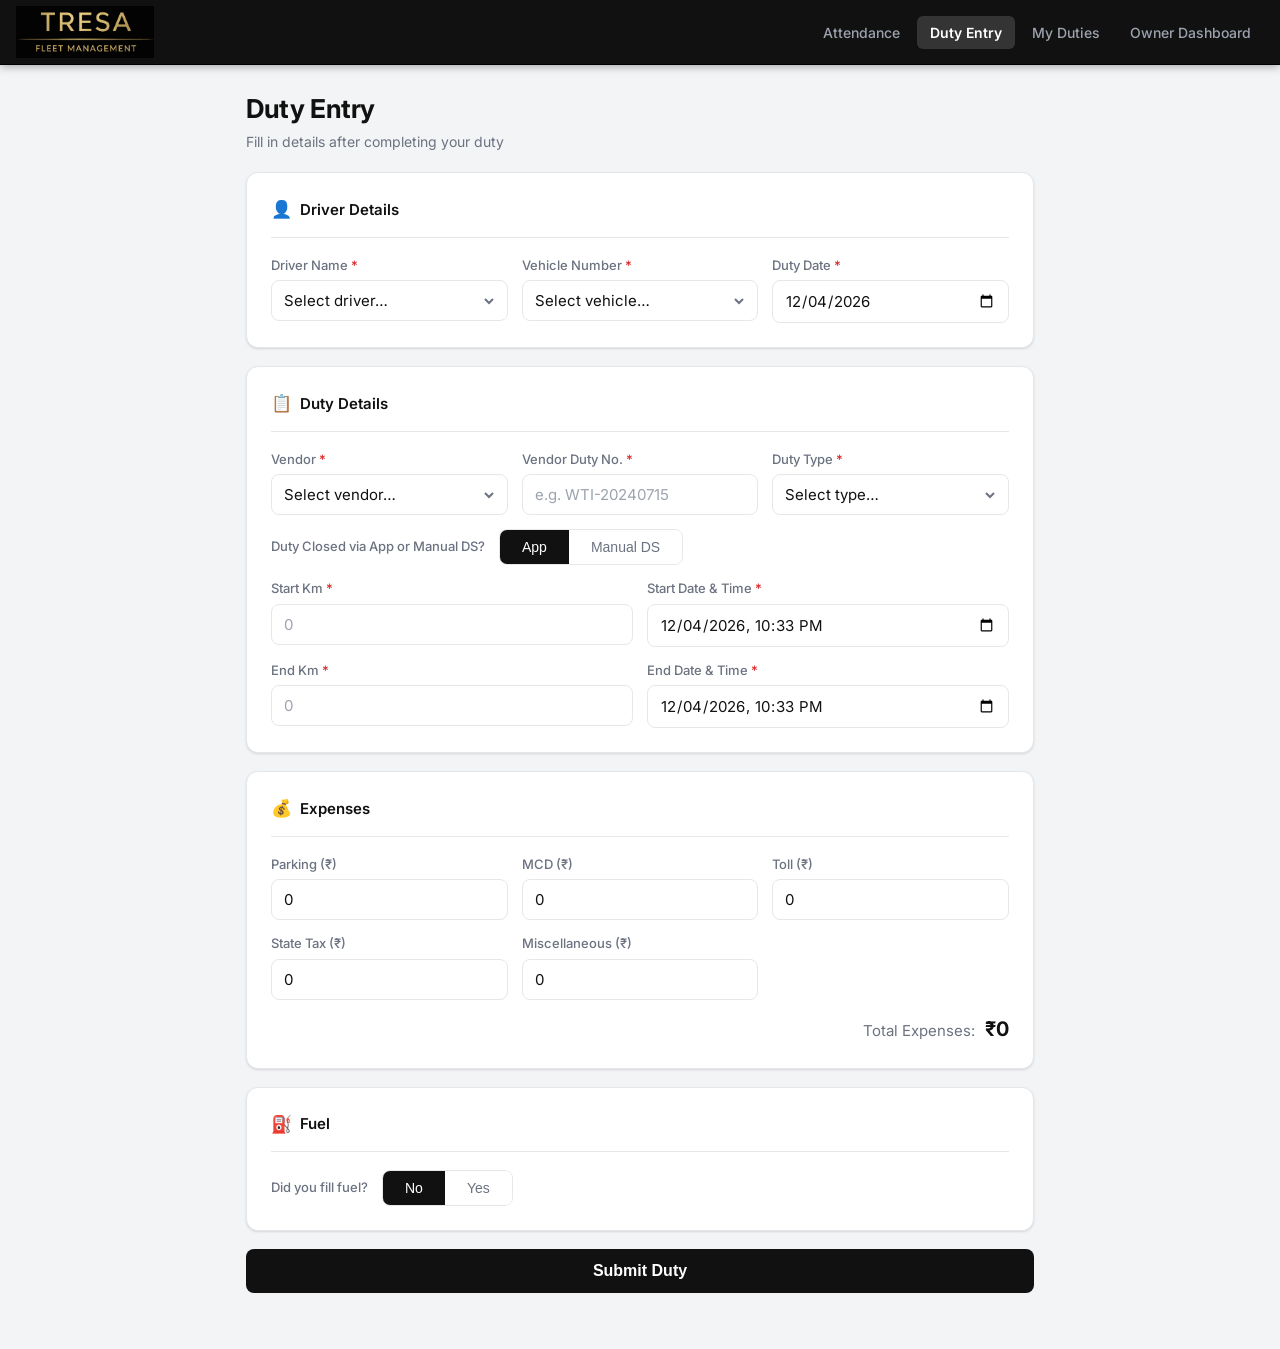
<file: index.html>
<!DOCTYPE html>
<html lang="en">
<head>
  <meta charset="UTF-8">
  <meta name="viewport" content="width=device-width, initial-scale=1.0">
  <title>Tresa – Duty Entry</title>
  <link rel="stylesheet" href="css/styles.css">
  <link rel="preconnect" href="https://fonts.googleapis.com">
  <link href="https://fonts.googleapis.com/css2?family=Inter:wght@400;500;600;700&display=swap" rel="stylesheet">
</head>
<body>

<header class="app-header">
  <div class="nav-bar">
    <a href="index.html">
      <img src="Branding/Tresa Fleet Logo cropped.png" alt="Tresa Fleet Management" class="brand-logo">
    </a>
    <nav class="nav">
      <a href="attendance.html" class="nav-link">Attendance</a>
      <a href="index.html"      class="nav-link active">Duty Entry</a>
      <a href="my-duties.html"  class="nav-link">My Duties</a>
      <a href="dashboard.html"  class="nav-link">Owner Dashboard</a>
    </nav>
  </div>
</header>

<main class="main">
  <div class="container">

    <div class="page-header">
      <h1>Duty Entry</h1>
      <p>Fill in details after completing your duty</p>
    </div>

    <!-- ── Entry Form ─────────────────────────────────────────── -->
    <form id="dutyForm" class="form-stack" autocomplete="off">

      <!-- Driver Details -->
      <div class="card">
        <div class="section-title"><span class="section-icon">👤</span> Driver Details</div>
        <div class="grid">
          <div class="field">
            <label for="driverName">Driver Name <span class="req">*</span></label>
            <select id="driverName" name="driverName" required>
              <option value="">Select driver…</option>
            </select>
          </div>
          <div class="field">
            <label for="vehicleNumber">Vehicle Number <span class="req">*</span></label>
            <select id="vehicleNumber" name="vehicleNumber" required>
              <option value="">Select vehicle…</option>
            </select>
          </div>
          <div class="field">
            <label for="dutyDate">Duty Date <span class="req">*</span></label>
            <input type="date" id="dutyDate" name="dutyDate" required>
          </div>
        </div>
      </div>

      <!-- Duty Details -->
      <div class="card">
        <div class="section-title"><span class="section-icon">📋</span> Duty Details</div>
        <div class="grid">
          <div class="field">
            <label for="vendor">Vendor <span class="req">*</span></label>
            <select id="vendor" name="vendor" required>
              <option value="">Select vendor…</option>
            </select>
          </div>
          <div class="field">
            <label for="vendorDutyNumber">Vendor Duty No. <span class="req">*</span></label>
            <input type="text" id="vendorDutyNumber" name="vendorDutyNumber" placeholder="e.g. WTI-20240715" required>
          </div>
          <div class="field">
            <label for="dutyType">Duty Type <span class="req">*</span></label>
            <select id="dutyType" name="dutyType" required>
              <option value="">Select type…</option>
            </select>
          </div>
        </div>

        <div class="toggle-row" style="margin-top:14px">
          <label>Duty Closed via App or Manual DS?</label>
          <div class="toggle-group">
            <button type="button" id="btnSlipNo"  class="toggle-btn active" onclick="setManualSlip(false)">App</button>
            <button type="button" id="btnSlipYes" class="toggle-btn"        onclick="setManualSlip(true)">Manual DS</button>
          </div>
        </div>

        <div id="slipNoField" class="field" style="display:none; margin-top:12px; max-width:300px">
          <label for="manualSlipNo">Manual Duty Slip No. <span class="req">*</span></label>
          <input type="text" id="manualSlipNo" name="manualSlipNo" placeholder="e.g. MDS-001">
        </div>

        <div class="grid grid-2" style="margin-top:14px">
          <div class="field">
            <label for="startKm">Start Km <span class="req">*</span></label>
            <input type="number" id="startKm" name="startKm" placeholder="0" min="0" required>
          </div>
          <div class="field">
            <label for="startDatetime">Start Date &amp; Time <span class="req">*</span></label>
            <input type="datetime-local" id="startDatetime" name="startDatetime" required>
          </div>
          <div class="field">
            <label for="endKm">End Km <span class="req">*</span></label>
            <input type="number" id="endKm" name="endKm" placeholder="0" min="0" required>
          </div>
          <div class="field">
            <label for="endDatetime">End Date &amp; Time <span class="req">*</span></label>
            <input type="datetime-local" id="endDatetime" name="endDatetime" required>
          </div>
        </div>

        <!-- Live km + duration -->
        <div class="info-box blue" id="kmSummary" style="display:none">
          <div class="info-stat">
            <span class="info-label">Total Km</span>
            <span class="info-value" id="kmTotal">—</span>
          </div>
          <div class="info-stat">
            <span class="info-label">Duration</span>
            <span class="info-value" id="kmDuration">—</span>
          </div>
        </div>

      </div>

      <!-- Expenses -->
      <div class="card">
        <div class="section-title"><span class="section-icon">💰</span> Expenses</div>
        <div class="grid">
          <div class="field">
            <label for="parking">Parking (₹)</label>
            <input type="number" id="parking" name="parking" placeholder="0" min="0" value="0">
          </div>
          <div class="field">
            <label for="mcd">MCD (₹)</label>
            <input type="number" id="mcd" name="mcd" placeholder="0" min="0" value="0">
          </div>
          <div class="field">
            <label for="toll">Toll (₹)</label>
            <input type="number" id="toll" name="toll" placeholder="0" min="0" value="0">
          </div>
          <div class="field">
            <label for="stateTax">State Tax (₹)</label>
            <input type="number" id="stateTax" name="stateTax" placeholder="0" min="0" value="0">
          </div>
          <div class="field">
            <label for="miscellaneous">Miscellaneous (₹)</label>
            <input type="number" id="miscellaneous" name="miscellaneous" placeholder="0" min="0" value="0">
          </div>
        </div>
        <div class="exp-total">Total Expenses: <strong id="expTotal">₹0</strong></div>
      </div>

      <!-- Fuel -->
      <div class="card">
        <div class="section-title"><span class="section-icon">⛽</span> Fuel</div>
        <div class="toggle-row">
          <label>Did you fill fuel?</label>
          <div class="toggle-group">
            <button type="button" id="btnFuelNo"  class="toggle-btn" onclick="setFuel(false)">No</button>
            <button type="button" id="btnFuelYes" class="toggle-btn" onclick="setFuel(true)">Yes</button>
          </div>
        </div>

        <div class="grid grid-3" id="fuelDetails" style="display:none; margin-top:16px">
          <div class="field">
            <label for="fuelAmount">Amount (₹) <span class="req">*</span></label>
            <input type="number" id="fuelAmount" name="fuelAmount" placeholder="0" min="0">
          </div>
          <div class="field">
            <label for="fuelLitres">Litres <span class="req">*</span></label>
            <input type="number" id="fuelLitres" name="fuelLitres" placeholder="0.00" min="0" step="0.01">
          </div>
          <div class="field">
            <label for="fuelOdometer">Odometer Reading <span class="req">*</span></label>
            <input type="number" id="fuelOdometer" name="fuelOdometer" placeholder="0" min="0">
          </div>
        </div>
      </div>

      <!-- Submit -->
      <div class="submit-bar">
        <button type="submit" class="btn btn-primary btn-lg" id="submitBtn">
          <span id="btnText">Submit Duty</span>
        </button>
        <div id="errMsg" class="alert alert-error" style="display:none">
          ❌ Submission failed. Please check your connection and try again.
        </div>
      </div>

    </form>

    <!-- Success state -->
    <div id="successBox" style="display:none; text-align:center; padding:40px 0">
      <div style="font-size:64px">✅</div>
      <h2 style="margin:12px 0 6px; font-size:22px">Duty Submitted!</h2>
      <p style="color:var(--text-muted); margin-bottom:20px">Your duty has been recorded successfully.</p>
      <div id="successAllowance"></div>
      <button class="btn btn-primary" style="margin-top:20px" onclick="submitAnother()">Submit Another Duty</button>
    </div>

  </div>
</main>

<script src="js/config.js"></script>
<script src="js/salary.js"></script>
<script src="js/form.js"></script>
</body>
</html>
</file>
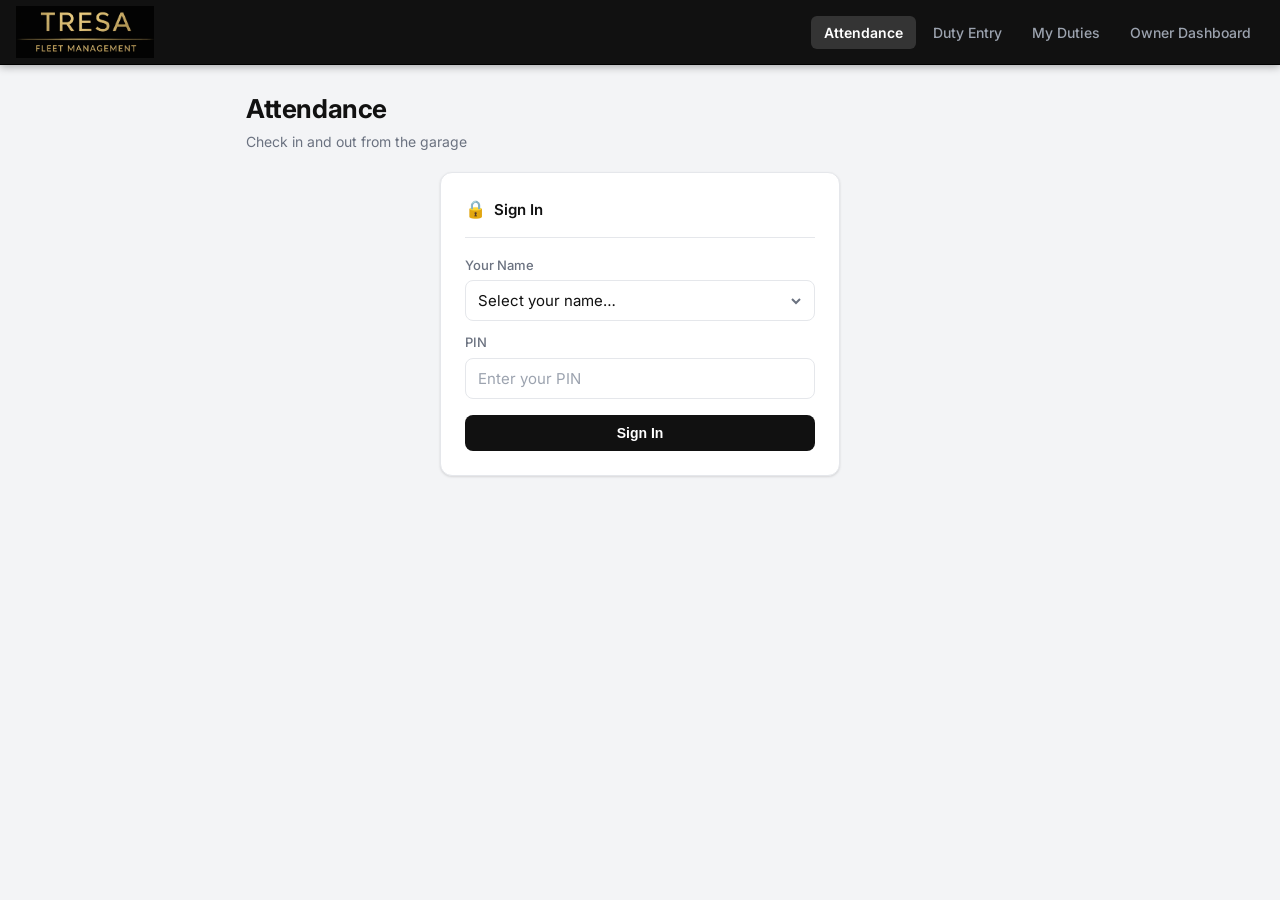
<file: attendance.html>
<!DOCTYPE html>
<html lang="en">
<head>
  <meta charset="UTF-8">
  <meta name="viewport" content="width=device-width, initial-scale=1.0">
  <title>Tresa – Attendance</title>
  <link rel="stylesheet" href="css/styles.css">
  <link rel="preconnect" href="https://fonts.googleapis.com">
  <link href="https://fonts.googleapis.com/css2?family=Inter:wght@400;500;600;700&display=swap" rel="stylesheet">
  <style>
    .location-card {
      text-align: center;
      padding: 28px 20px;
    }
    .location-icon { font-size: 52px; margin-bottom: 10px; }
    .location-label { font-size: 17px; font-weight: 600; margin-bottom: 4px; }
    .location-sub   { font-size: 13px; color: var(--text-muted); }
    .action-btn {
      width: 100%;
      padding: 18px;
      font-size: 18px;
      font-weight: 700;
      border: none;
      border-radius: 12px;
      cursor: pointer;
      transition: background 0.2s, opacity 0.2s;
      color: #fff;
    }
    .action-btn:disabled { opacity: 0.45; cursor: not-allowed; }
    .action-btn.checkin  { background: #16a34a; }
    .action-btn.checkout { background: #dc2626; }
    .log-row {
      display: flex;
      align-items: center;
      justify-content: space-between;
      padding: 11px 0;
      border-bottom: 1px solid var(--border);
      font-size: 14px;
    }
    .log-row:last-child { border-bottom: none; }
    .badge-checkin  { background: #dcfce7; color: #16a34a; padding: 3px 10px; border-radius: 20px; font-weight: 600; font-size: 12px; }
    .badge-checkout { background: #fee2e2; color: #dc2626; padding: 3px 10px; border-radius: 20px; font-weight: 600; font-size: 12px; }
  </style>
</head>
<body>

<header class="app-header">
  <div class="nav-bar">
    <a href="index.html">
      <img src="Branding/Tresa Fleet Logo cropped.png" alt="Tresa Fleet Management" class="brand-logo">
    </a>
    <nav class="nav">
      <a href="attendance.html" class="nav-link active">Attendance</a>
      <a href="index.html"      class="nav-link">Duty Entry</a>
      <a href="my-duties.html"  class="nav-link">My Duties</a>
      <a href="dashboard.html"  class="nav-link">Owner Dashboard</a>
    </nav>
  </div>
</header>

<main class="main">
  <div class="container">

    <div class="page-header">
      <h1>Attendance</h1>
      <p>Check in and out from the garage</p>
    </div>


    <!-- Login card -->
    <div id="loginCard" class="card" style="max-width:400px;margin:0 auto 24px">
      <div class="section-title"><span class="section-icon">🔒</span> Sign In</div>
      <div class="field">
        <label for="driverPicker">Your Name</label>
        <select id="driverPicker">
          <option value="">Select your name…</option>
        </select>
      </div>
      <div class="field" style="margin-top:12px">
        <label for="pinInput">PIN</label>
        <input type="password" id="pinInput" placeholder="Enter your PIN"
               maxlength="10" inputmode="numeric"
               onkeydown="if(event.key==='Enter') handleLogin()">
      </div>
      <div id="loginError" class="alert alert-error" style="display:none;margin-top:10px">
        ❌ Incorrect PIN. Please try again.
      </div>
      <button class="btn btn-primary" style="width:100%;margin-top:16px" onclick="handleLogin()">
        Sign In
      </button>
    </div>

    <!-- Logged-in bar -->
    <div id="loggedInBar" style="display:none;margin-bottom:16px">
      <div style="display:flex;align-items:center;justify-content:space-between">
        <span style="font-weight:600;color:var(--text)">👤 <span id="loggedInName"></span></span>
        <button class="btn" style="padding:4px 12px;font-size:12px" onclick="logout()">Log out</button>
      </div>
    </div>

    <!-- Main content (hidden until driver selected) -->
    <div id="content" style="display:none">

      <!-- Location status -->
      <div class="card location-card" style="margin-bottom:16px">
        <div id="locationIcon" class="location-icon">📍</div>
        <div id="locationLabel" class="location-label" style="color:var(--text-muted)">Getting your location…</div>
        <div id="locationSub"   class="location-sub"></div>
      </div>

      <!-- Check-in / Check-out button -->
      <div style="margin-bottom:16px">
        <button id="actionBtn" class="action-btn checkin" onclick="handleAction()" disabled>
          Check In
        </button>
      </div>

      <!-- Today's log -->
      <div class="card">
        <div class="section-title"><span class="section-icon">🗒️</span> Today's Log</div>
        <div id="todayLog" style="color:var(--text-muted);text-align:center;padding:16px">Loading…</div>
      </div>

    </div>

  </div>
</main>

<script src="js/config.js"></script>
<script src="js/attendance.js"></script>
</body>
</html>
</file>
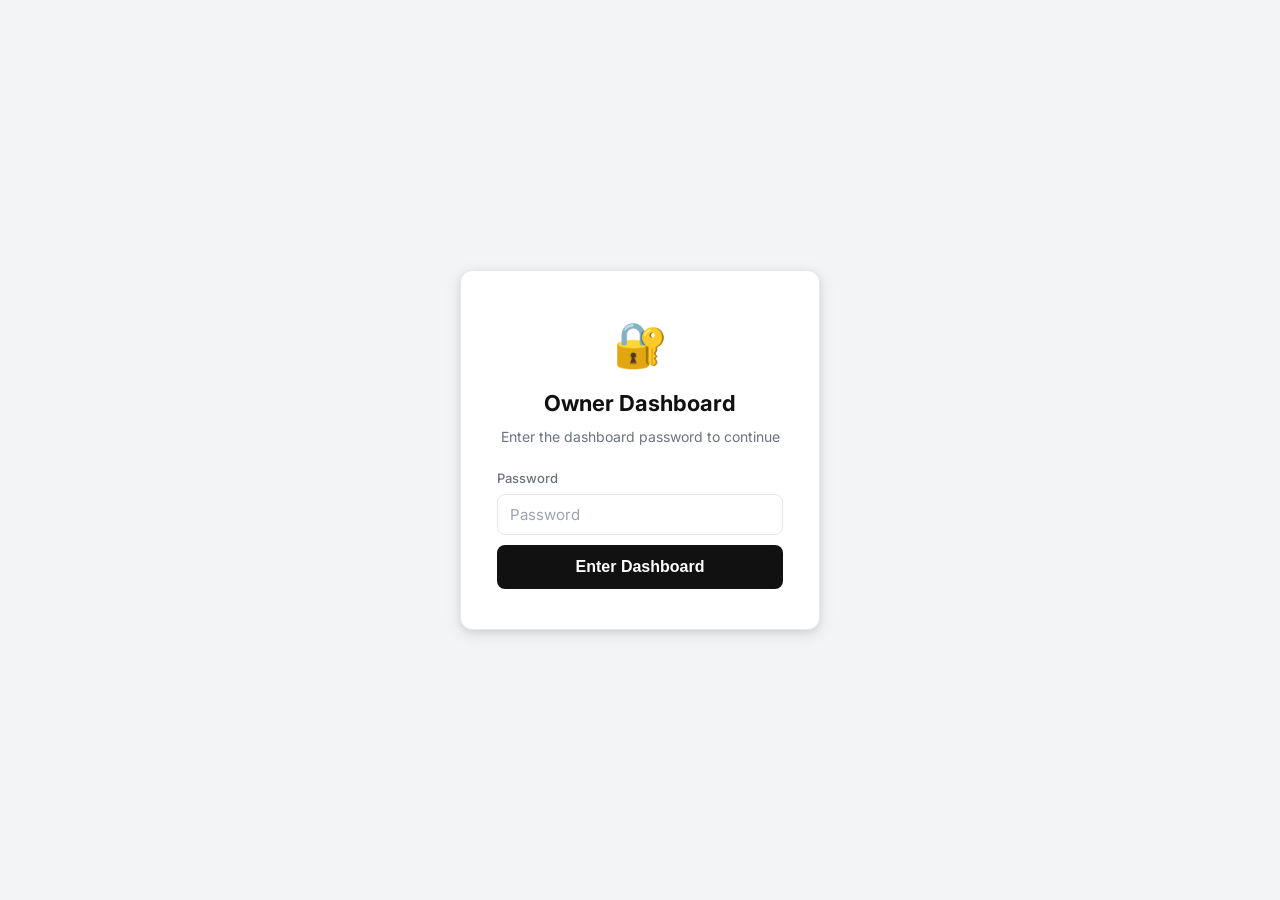
<file: dashboard.html>
<!DOCTYPE html>
<html lang="en">
<head>
  <meta charset="UTF-8">
  <meta name="viewport" content="width=device-width, initial-scale=1.0">
  <title>Tresa – Dashboard</title>
  <link rel="stylesheet" href="css/styles.css">
  <link rel="preconnect" href="https://fonts.googleapis.com">
  <link href="https://fonts.googleapis.com/css2?family=Inter:wght@400;500;600;700&display=swap" rel="stylesheet">
</head>
<body>

<!-- ── Password screen ──────────────────────────────────────────── -->
<div id="pwScreen" class="pw-screen" style="display:none">
  <div class="pw-card">
    <div style="font-size:44px;margin-bottom:10px">🔐</div>
    <h2>Owner Dashboard</h2>
    <p>Enter the dashboard password to continue</p>
    <form id="pwForm">
      <div class="field" style="margin-bottom:10px;text-align:left">
        <label for="pwInput">Password</label>
        <input type="password" id="pwInput" placeholder="Password" autofocus>
      </div>
      <div id="pwErr" class="alert alert-error" style="display:none;margin-bottom:10px;font-size:13px">
        Incorrect password
      </div>
      <button type="submit" class="btn btn-primary btn-lg">Enter Dashboard</button>
    </form>
  </div>
</div>

<!-- ── Dashboard ────────────────────────────────────────────────── -->
<div id="dashMain">

  <header class="app-header">
    <div class="nav-bar">
      <a href="index.html">
        <img src="Branding/Tresa Fleet Logo cropped.png" alt="Tresa Fleet Management" class="brand-logo">
      </a>
      <nav class="nav">
        <a href="attendance.html" class="nav-link">Attendance</a>
        <a href="index.html"      class="nav-link">Duty Entry</a>
        <a href="my-duties.html"  class="nav-link">My Duties</a>
        <a href="dashboard.html"  class="nav-link active">Owner Dashboard</a>
      </nav>
    </div>
  </header>

  <main class="main">
    <div class="container-wide">

      <!-- Page header -->
      <div class="page-header" style="display:flex;align-items:flex-start;justify-content:space-between;flex-wrap:wrap;gap:10px">
        <div>
          <h1>Dashboard</h1>
          <p>Track duties, expenses, driver allowances and vendor payments</p>
        </div>
        <div style="display:flex;gap:8px;flex-wrap:wrap">
          <button class="btn btn-outline" onclick="refreshData()">↻ Refresh</button>
          <button class="btn btn-outline" onclick="exportCSV()">⬇ Export CSV</button>
        </div>
      </div>

      <!-- Stats cards -->
      <div class="stats-grid">
        <div class="stat-card">
          <div class="stat-label">Total Duties</div>
          <div class="stat-value" id="statDuties">—</div>
        </div>
        <div class="stat-card">
          <div class="stat-label">Km Driven</div>
          <div class="stat-value" id="statKm">—</div>
        </div>
        <div class="stat-card">
          <div class="stat-label">Total Expenses</div>
          <div class="stat-value" id="statExp">—</div>
          <div class="stat-sub">Parking, toll, taxes, misc</div>
        </div>
        <div class="stat-card">
          <div class="stat-label">Fuel Cost</div>
          <div class="stat-value" id="statFuel">—</div>
        </div>
        <div class="stat-card">
          <div class="stat-label">OT / Allowances</div>
          <div class="stat-value" id="statAlw">—</div>
          <div class="stat-sub">OT + Outstation + Sunday</div>
        </div>
      </div>

      <!-- Filter bar -->
      <div class="filter-bar">
        <div class="filter-field">
          <label>Date From</label>
          <input type="date" id="fFrom">
        </div>
        <div class="filter-field">
          <label>Date To</label>
          <input type="date" id="fTo">
        </div>
        <div class="filter-field">
          <label>Driver</label>
          <select id="fDriver"><option value="">All Drivers</option></select>
        </div>
        <div class="filter-field">
          <label>Vendor</label>
          <select id="fVendor"><option value="">All Vendors</option></select>
        </div>
        <div class="filter-field">
          <label>Duty Type</label>
          <select id="fType">
            <option value="">All Types</option>
            <option value="Hourly Rental">Hourly Rental</option>
            <option value="Airport Transfer">Airport Transfer</option>
            <option value="Outstation">Outstation</option>
          </select>
        </div>
      </div>

      <!-- Tabs -->
      <div class="tabs">
        <button class="tab active" data-tab="tabOverview"    onclick="switchTab('tabOverview')">Overview</button>
        <button class="tab"        data-tab="tabSalary"      onclick="switchTab('tabSalary')">Salary Report</button>
        <button class="tab"        data-tab="tabVendor"      onclick="switchTab('tabVendor')">Vendor Report</button>
        <button class="tab"        data-tab="tabAttendance"  onclick="switchTab('tabAttendance')">Attendance</button>
        <button class="tab"        data-tab="tabInvoicing"   onclick="switchTab('tabInvoicing')">Invoicing <span style="font-size:10px;background:#fef3c7;color:#92400e;padding:1px 6px;border-radius:10px;vertical-align:middle;font-weight:600">Beta</span></button>
      </div>

      <!-- ── Tab: Overview ─────────────────────────────────────── -->
      <div class="tab-panel active" id="tabOverview">

        <!-- Anomaly alert panel (populated by JS) -->
        <div id="anomalyPanel" style="display:none"></div>

        <h3 style="font-size:14px;font-weight:600;color:var(--text-muted);text-transform:uppercase;letter-spacing:.05em;margin-bottom:12px">Driver Summary</h3>
        <div class="driver-cards" id="driverCards">
          <div class="loading-cell" style="grid-column:1/-1"><div class="spinner"></div>Loading…</div>
        </div>

        <div class="table-wrap">
          <div class="table-head">
            <div>
              <div class="table-title">All Duties</div>
              <div class="table-count" id="dutiesCount"></div>
            </div>
          </div>
          <div class="table-scroll">
            <table>
              <thead>
                <tr>
                  <th>Date</th>
                  <th>Driver</th>
                  <th>Vehicle</th>
                  <th>Vendor</th>
                  <th>Duty No.</th>
                  <th>Type</th>
                  <th>Km</th>
                  <th>Duration</th>
                  <th>Expenses</th>
                  <th>Fuel</th>
                  <th>Allowance</th>
                  <th>Alerts</th>
                  <th>Actions</th>
                </tr>
              </thead>
              <tbody id="dutiesBody">
                <tr><td colspan="13" class="loading-cell"><div class="spinner"></div>Loading duties…</td></tr>
              </tbody>
            </table>
          </div>
        </div>

        <!-- Bulk delete card -->
        <div class="card" style="margin-top:18px;border:1px solid #fca5a5">
          <div class="section-title" style="color:#991b1b"><span class="section-icon">🗑️</span> Bulk Delete Duties</div>
          <div style="display:flex;gap:12px;flex-wrap:wrap;align-items:flex-end">
            <div class="field" style="min-width:160px">
              <label for="bulkDelDriver">Driver</label>
              <select id="bulkDelDriver">
                <option value="">Select driver…</option>
              </select>
            </div>
            <div class="field">
              <label for="bulkDelFrom">From</label>
              <input type="date" id="bulkDelFrom">
            </div>
            <div class="field">
              <label for="bulkDelTo">To</label>
              <input type="date" id="bulkDelTo">
            </div>
            <button class="btn" style="background:#fee2e2;color:#991b1b;border:1px solid #fca5a5" onclick="bulkDeleteDuties()">Delete Matching Duties</button>
          </div>
          <div style="font-size:12px;color:#9ca3af;margin-top:10px">Permanently removes all duties for the selected driver within the date range. Cannot be undone.</div>
        </div>
      </div>

      <!-- ── Tab: Salary Report ─────────────────────────────────── -->
      <div class="tab-panel" id="tabSalary">
        <div class="card" style="margin-bottom:18px">
          <div class="section-title"><span class="section-icon">💼</span> Monthly Salary Calculator</div>

          <div style="display:flex;gap:12px;flex-wrap:wrap;align-items:flex-end;margin-bottom:18px">
            <div class="field" style="min-width:160px">
              <label for="salMonth">Month</label>
              <input type="month" id="salMonth">
            </div>
            <button class="btn btn-primary" onclick="calcSalaryReport()">Calculate Salaries</button>
          </div>

          <div style="font-size:13px;color:var(--text-muted);margin-bottom:14px;background:var(--primary-light);padding:10px 14px;border-radius:var(--r)">
            <strong>Salary Rules:</strong> Basic ₹26,000 · OT ₹100/hr (hours outside 08:00–20:00) · Sunday +₹1,000 · Outstation ₹500/day (+₹500 if duty extends ≥30 min past midnight)
          </div>

          <div class="table-scroll">
            <table>
              <thead>
                <tr>
                  <th>Driver</th>
                  <th style="text-align:center">Duties</th>
                  <th>Basic</th>
                  <th>OT Pay</th>
                  <th>Outstation</th>
                  <th>Sunday Bonus</th>
                  <th>Gross Salary</th>
                  <th>Advance Rec.</th>
                  <th>Net Payable</th>
                  <th>Status</th>
                </tr>
              </thead>
              <tbody id="salBody">
                <tr><td colspan="10" class="empty-cell">Select a month and click Calculate</td></tr>
              </tbody>
            </table>
          </div>
        </div>

        <!-- Salary advance -->
        <div class="card" style="margin-bottom:18px">
          <div class="section-title"><span class="section-icon">💸</span> Give Salary Advance</div>

          <div style="font-size:13px;color:var(--text-muted);margin-bottom:14px;background:var(--warning-light);padding:10px 14px;border-radius:var(--r)">
            <strong>Recovery rule:</strong> An advance is recovered only from <strong>allowances</strong> — overtime, outstation and Sunday bonus.
            <strong>Basic salary is never deducted.</strong> Recovery starts in the month the advance is paid and runs at 100% of allowances earned, oldest advance first, until the balance clears.
          </div>

          <div style="display:flex;gap:12px;flex-wrap:wrap;align-items:flex-end;margin-bottom:14px">
            <div class="field" style="min-width:200px">
              <label for="advDriver">Driver</label>
              <select id="advDriver"><option value="">Select driver…</option></select>
            </div>
            <div class="field" style="min-width:150px">
              <label for="advAmount">Advance Amount (₹)</label>
              <input type="number" id="advAmount" placeholder="0" min="0">
            </div>
            <div class="field" style="min-width:160px">
              <label for="advDate">Date Paid</label>
              <input type="date" id="advDate">
            </div>
            <div class="field" style="min-width:160px">
              <label for="advMode">Payment Mode</label>
              <select id="advMode">
                <option value="Cash">Cash</option>
                <option value="UPI">UPI</option>
                <option value="Bank Transfer">Bank Transfer</option>
                <option value="Cheque">Cheque</option>
              </select>
            </div>
            <div class="field" style="min-width:200px;flex:1">
              <label for="advNotes">Reason / Notes</label>
              <input type="text" id="advNotes" placeholder="Optional">
            </div>
          </div>
          <button id="advBtn" class="btn btn-primary" onclick="recordAdvance()">✓ Record Advance</button>
        </div>

        <!-- Advance balances -->
        <div class="card" style="margin-bottom:18px">
          <div class="section-title"><span class="section-icon">⚖️</span> Advance Recovery Balances</div>
          <p style="font-size:13px;color:var(--text-muted);margin-bottom:14px">
            Outstanding advance still to be recovered from each driver, up to and including the current month.
          </p>
          <div class="table-scroll">
            <table>
              <thead>
                <tr>
                  <th>Driver</th>
                  <th>Total Advanced</th>
                  <th>Recovered So Far</th>
                  <th>Balance Outstanding</th>
                  <th>Progress</th>
                  <th>Status</th>
                </tr>
              </thead>
              <tbody id="advBalanceBody">
                <tr><td colspan="6" class="empty-cell">No advances given yet</td></tr>
              </tbody>
            </table>
          </div>
        </div>

        <!-- Advance history -->
        <div class="card" style="margin-bottom:18px">
          <div class="section-title"><span class="section-icon">📜</span> Advance History</div>
          <div class="table-scroll">
            <table>
              <thead>
                <tr>
                  <th>Date Paid</th>
                  <th>Driver</th>
                  <th>Amount</th>
                  <th>Mode</th>
                  <th>Notes</th>
                  <th>Action</th>
                </tr>
              </thead>
              <tbody id="advanceBody">
                <tr><td colspan="6" class="empty-cell">No advances recorded yet</td></tr>
              </tbody>
            </table>
          </div>
        </div>

        <!-- Payslip generator -->
        <div class="card" style="margin-bottom:18px">
          <div class="section-title"><span class="section-icon">🖨️</span> Generate Payslip</div>
          <div style="display:flex;gap:12px;flex-wrap:wrap;align-items:flex-end;margin-bottom:16px">
            <div class="field" style="min-width:200px">
              <label for="psDriver">Driver</label>
              <select id="psDriver"><option value="">Select driver…</option></select>
            </div>
          </div>
          <div style="font-size:12px;font-weight:600;color:var(--text-muted);text-transform:uppercase;letter-spacing:.05em;margin-bottom:10px">Deductions</div>
          <div style="display:flex;gap:12px;flex-wrap:wrap;align-items:flex-end;margin-bottom:16px">
            <div class="field" style="min-width:150px">
              <label for="dedAccident">Accident (₹)</label>
              <input type="number" id="dedAccident" placeholder="0" min="0" value="0">
            </div>
            <div class="field" style="min-width:150px">
              <label for="dedChallan">Challan (₹)</label>
              <input type="number" id="dedChallan" placeholder="0" min="0" value="0">
            </div>
            <div class="field" style="min-width:150px">
              <label for="dedFine">Fines (₹)</label>
              <input type="number" id="dedFine" placeholder="0" min="0" value="0">
            </div>
            <div class="field" style="min-width:150px">
              <label for="dedExpense">Invalid Expenses (₹)</label>
              <input type="number" id="dedExpense" placeholder="0" min="0" value="0">
            </div>
          </div>
          <div style="display:flex;align-items:center;gap:16px;flex-wrap:wrap">
            <button class="btn btn-primary" onclick="generatePayslip()">🖨️ Open Payslip</button>
            <p style="font-size:13px;color:var(--text-muted);margin:0">Calculate salaries for the month above first, then open the payslip to print or save as PDF.</p>
          </div>
        </div>

        <!-- Payment recording -->
        <div class="card" style="margin-bottom:18px">
          <div class="section-title"><span class="section-icon">💳</span> Record Payment</div>
          <div style="display:flex;gap:12px;flex-wrap:wrap;align-items:flex-end;margin-bottom:14px">
            <div class="field" style="min-width:200px">
              <label for="payDriver">Driver</label>
              <select id="payDriver" onchange="autoFillPayAmount()"><option value="">Select driver…</option></select>
            </div>
            <div class="field" style="min-width:150px">
              <label for="payAmount">Amount (₹)</label>
              <input type="number" id="payAmount" placeholder="0" min="0">
            </div>
            <div class="field" style="min-width:160px">
              <label for="payDate">Payment Date</label>
              <input type="date" id="payDate">
            </div>
            <div class="field" style="min-width:160px">
              <label for="payMode">Payment Mode</label>
              <select id="payMode">
                <option value="Cash">Cash</option>
                <option value="UPI">UPI</option>
                <option value="Bank Transfer">Bank Transfer</option>
                <option value="Cheque">Cheque</option>
              </select>
            </div>
            <div class="field" style="min-width:200px;flex:1">
              <label for="payNotes">Notes</label>
              <input type="text" id="payNotes" placeholder="Optional">
            </div>
          </div>
          <button id="payBtn" class="btn btn-primary" onclick="recordPayment()">✓ Record Payment</button>
        </div>

        <!-- Payment history -->
        <div class="card" style="margin-bottom:18px">
          <div class="section-title"><span class="section-icon">📜</span> Payment History</div>
          <div class="table-scroll">
            <table>
              <thead>
                <tr>
                  <th>Payment Date</th>
                  <th>Driver</th>
                  <th>Month</th>
                  <th>Amount</th>
                  <th>Mode</th>
                  <th>Notes</th>
                </tr>
              </thead>
              <tbody id="paymentBody">
                <tr><td colspan="6" class="empty-cell">No payments recorded yet</td></tr>
              </tbody>
            </table>
          </div>
        </div>

        <!-- Per-duty breakdown -->
        <div class="card">
          <div class="section-title"><span class="section-icon">📊</span> Per-Duty Breakdown</div>
          <div style="display:flex;gap:12px;flex-wrap:wrap;align-items:flex-end;margin-bottom:14px">
            <div class="field" style="min-width:180px">
              <label for="salDriver">Filter by Driver</label>
              <select id="salDriver">
                <option value="">All Drivers</option>
              </select>
            </div>
            <button class="btn btn-outline" onclick="renderSalaryBreakdown(document.getElementById('salMonth').value)">Apply</button>
          </div>
          <div class="table-scroll">
            <table>
              <thead>
                <tr>
                  <th>Date</th>
                  <th>Driver</th>
                  <th>Type</th>
                  <th>Time</th>
                  <th>OT Hours</th>
                  <th>OT Pay</th>
                  <th>Outstation</th>
                  <th>Sunday</th>
                </tr>
              </thead>
              <tbody id="salDetailBody">
                <tr><td colspan="8" class="empty-cell">Calculate salary first</td></tr>
              </tbody>
            </table>
          </div>
        </div>
      </div>

      <!-- ── Tab: Vendor Report ─────────────────────────────────── -->
      <div class="tab-panel" id="tabVendor">
        <div class="card" style="margin-bottom:18px">
          <div class="section-title"><span class="section-icon">🏢</span> Vendor Duty Summary</div>
          <div style="display:flex;gap:12px;flex-wrap:wrap;align-items:flex-end;margin-bottom:18px">
            <div class="field" style="min-width:150px">
              <label for="vFrom">Date From</label>
              <input type="date" id="vFrom">
            </div>
            <div class="field" style="min-width:150px">
              <label for="vTo">Date To</label>
              <input type="date" id="vTo">
            </div>
            <button class="btn btn-primary" onclick="renderVendorReport()">Generate Report</button>
          </div>
          <div style="font-size:13px;color:var(--text-muted);background:var(--warning-light);padding:10px 14px;border-radius:var(--r);margin-bottom:14px">
            Use the Vendor Duty Numbers below to cross-check payment statements from vendors against duties logged.
          </div>
          <div class="table-scroll">
            <table>
              <thead>
                <tr>
                  <th>Vendor</th>
                  <th style="text-align:center">Duties</th>
                  <th>Breakdown by Type</th>
                  <th>Total Km</th>
                  <th>Duty Numbers</th>
                </tr>
              </thead>
              <tbody id="vendorBody">
                <tr><td colspan="5" class="empty-cell">Select a date range and click Generate Report</td></tr>
              </tbody>
            </table>
          </div>
        </div>
      </div>

      <!-- ── Tab: Attendance ──────────────────────────────────── -->
      <div class="tab-panel" id="tabAttendance">

        <!-- Admin manual check-in / check-out -->
        <div class="card" style="margin-bottom:18px">
          <div class="section-title"><span class="section-icon">✏️</span> Manual Check-in / Check-out</div>
          <div style="display:flex;gap:12px;flex-wrap:wrap;align-items:flex-end">
            <div class="field" style="min-width:160px">
              <label for="attDriver">Driver</label>
              <select id="attDriver"><option value="">Select driver…</option></select>
            </div>
            <div class="field">
              <label for="attDate">Date</label>
              <input type="date" id="attDate">
            </div>
            <div class="field">
              <label for="attTime">Time</label>
              <input type="time" id="attTime">
            </div>
            <button class="btn" style="background:#dcfce7;color:#16a34a;border:1px solid #86efac" onclick="adminCheckIn()">▶ Check In</button>
            <button class="btn" style="background:#fee2e2;color:#dc2626;border:1px solid #fca5a5" onclick="adminCheckOut()">⏹ Check Out</button>
          </div>
          <div id="attAdminMsg" style="font-size:13px;margin-top:10px;min-height:20px"></div>
        </div>

        <div class="card">
          <div class="section-title">
            <span class="section-icon">📍</span> Attendance Log
          </div>
          <div class="table-scroll">
            <table>
              <thead>
                <tr>
                  <th>Date</th>
                  <th>Driver</th>
                  <th>In Time</th>
                  <th>Out Time</th>
                  <th>Total Duty Hours</th>
                </tr>
              </thead>
              <tbody id="attBody">
                <tr><td colspan="5" class="empty-cell">Loading…</td></tr>
              </tbody>
            </table>
          </div>
        </div>
      </div>

      <!-- ── Tab: Invoicing (Beta) ─────────────────────────────── -->
      <div class="tab-panel" id="tabInvoicing">

        <!-- Pricing Table -->
        <div class="card" style="margin-bottom:18px">
          <div class="section-title" style="justify-content:space-between">
            <span><span class="section-icon">💲</span> Package Pricing</span>
            <button class="btn btn-primary" style="padding:5px 14px;font-size:13px" onclick="saveInvPricing()">Save Pricing</button>
          </div>
          <div style="margin-bottom:20px">
            <div style="font-size:12px;font-weight:700;text-transform:uppercase;letter-spacing:.06em;color:var(--text-muted);margin-bottom:12px">Goods and Services Tax (GST)</div>
            <div class="grid grid-3" style="max-width:600px">
              <div class="field">
                <label>CGST (%)</label>
                <input type="number" id="invCgstPct" min="0" max="50" step="0.5" placeholder="2.5">
              </div>
              <div class="field">
                <label>SGST (%)</label>
                <input type="number" id="invSgstPct" min="0" max="50" step="0.5" placeholder="2.5">
              </div>
              <div class="field">
                <label>HSN Code</label>
                <input type="text" id="invHsnCode" placeholder="9966">
              </div>
            </div>
          </div>

          <div class="grid grid-3" style="margin-bottom:20px">
            <!-- Hourly Rental -->
            <div style="border:1px solid var(--border);border-radius:10px;padding:16px">
              <div style="font-weight:700;font-size:14px;margin-bottom:2px">🕐 8 Hrs / 80 Kms</div>
              <div style="font-size:12px;color:var(--text-muted);margin-bottom:14px">Hourly Rental — fixed package cost</div>
              <div class="field">
                <label>Package Price (₹)</label>
                <input type="number" id="pHourlyBase" min="0" placeholder="0">
              </div>
            </div>

            <!-- Airport Transfer -->
            <div style="border:1px solid var(--border);border-radius:10px;padding:16px">
              <div style="font-weight:700;font-size:14px;margin-bottom:2px">✈️ Airport Transfer</div>
              <div style="font-size:12px;color:var(--text-muted);margin-bottom:14px">Fixed package cost for the transfer</div>
              <div class="field">
                <label>Package Price (₹)</label>
                <input type="number" id="pAirportBase" min="0" placeholder="0">
              </div>
            </div>

            <!-- Outstation -->
            <div style="border:1px solid var(--border);border-radius:10px;padding:16px">
              <div style="font-weight:700;font-size:14px;margin-bottom:2px">🛣️ Outstation</div>
              <div style="font-size:12px;color:var(--text-muted);margin-bottom:14px">Per day · min km included · extra km charged</div>
              <div class="field">
                <label>Outstation KM Rate (₹/km)</label>
                <input type="number" id="pOutstationKmRate" min="0" placeholder="0" oninput="calcOutstationPerDay()">
              </div>
              <div class="field" style="margin-top:10px">
                <label>Min KM per Day</label>
                <input type="number" id="pOutstationMinKm" min="0" placeholder="250" oninput="calcOutstationPerDay()">
              </div>
              <div class="field" style="margin-top:10px">
                <label>Per Day Price (₹)</label>
                <input type="number" id="pOutstationPerDay" readonly tabindex="-1" style="background:var(--bg);color:var(--text-muted)" placeholder="Auto-calculated">
              </div>
            </div>
          </div>

          <div>
            <div style="font-size:12px;font-weight:700;text-transform:uppercase;letter-spacing:.06em;color:var(--text-muted);margin-bottom:12px">Extra Rates (applies to all packages)</div>
            <div class="grid grid-2" style="max-width:400px">
              <div class="field">
                <label>Extra KM Rate (₹/km)</label>
                <input type="number" id="pExtraKmRate" min="0" placeholder="0">
              </div>
              <div class="field">
                <label>Extra Hour Rate (₹/hr)</label>
                <input type="number" id="pExtraHrRate" min="0" placeholder="0">
              </div>
            </div>
          </div>
        </div>

        <!-- Duties List -->
        <div id="invDutiesSection">
          <div class="filter-bar">
            <div class="filter-field">
              <label>Driver</label>
              <select id="invDriverFilter" onchange="renderInvoicingDuties()">
                <option value="">All Drivers</option>
              </select>
            </div>
            <div class="filter-field">
              <label>Month</label>
              <input type="month" id="invMonthFilter" onchange="renderInvoicingDuties()">
            </div>
          </div>
          <div class="table-wrap">
            <div class="table-head">
              <span class="table-title">Logged Duties</span>
              <span class="table-count" id="invDutiesCount"></span>
            </div>
            <div class="table-scroll">
              <table>
                <thead>
                  <tr>
                    <th>Date</th>
                    <th>Driver</th>
                    <th>Vehicle</th>
                    <th>Vendor Duty No.</th>
                    <th>Type</th>
                    <th>KM</th>
                    <th>Duration</th>
                    <th>Expenses</th>
                    <th></th>
                  </tr>
                </thead>
                <tbody id="invDutiesBody">
                  <tr><td colspan="9" class="loading-cell"><div class="spinner"></div>Loading…</td></tr>
                </tbody>
              </table>
            </div>
          </div>
        </div>

        <!-- Invoice Form -->
        <div id="invFormSection" style="display:none;margin-top:20px">

          <!-- Header -->
          <div class="card" style="margin-bottom:16px">
            <div class="section-title" style="justify-content:space-between">
              <span><span class="section-icon">🧾</span> Generate Invoice</span>
              <button class="btn btn-outline" style="padding:5px 12px;font-size:13px" onclick="closeInvForm()">✕ Cancel</button>
            </div>
            <div class="grid grid-2" style="margin-bottom:16px">
              <div class="field">
                <label>Invoice / Quote No.</label>
                <input type="text" id="invNumber" placeholder="e.g. TFM0001">
              </div>
              <div class="field">
                <label>Invoice Date</label>
                <input type="date" id="invDate">
              </div>
            </div>
            <!-- Duty reference pill -->
            <div style="background:var(--bg);border:1px solid var(--border);border-radius:var(--r);padding:12px 16px">
              <div style="font-size:11px;font-weight:600;text-transform:uppercase;letter-spacing:.05em;color:var(--text-muted);margin-bottom:8px">Duty Reference</div>
              <div id="invDutyRef" style="display:flex;gap:20px;flex-wrap:wrap;font-size:13px"></div>
            </div>
          </div>

          <!-- Customer Details -->
          <div class="card" style="margin-bottom:16px">
            <div class="section-title"><span class="section-icon">👤</span> Customer Details</div>
            <div class="grid">
              <div class="field">
                <label>Customer Name <span class="req">*</span></label>
                <input type="text" id="invCustName" placeholder="Mr. / Ms. …">
              </div>
              <div class="field">
                <label>Company</label>
                <input type="text" id="invCustCompany" placeholder="Company name">
              </div>
              <div class="field">
                <label>Contact Number</label>
                <input type="text" id="invCustContact" placeholder="+91 …">
              </div>
              <div class="field">
                <label>Email</label>
                <input type="email" id="invCustEmail" placeholder="email@example.com">
              </div>
            </div>
            <div class="grid grid-2" style="margin-top:14px">
              <div class="field">
                <label>Pickup Address</label>
                <input type="text" id="invPickupAddr" placeholder="Pickup location">
              </div>
              <div class="field">
                <label>Billing Address</label>
                <input type="text" id="invBillingAddr" placeholder="Same as pickup or different">
              </div>
            </div>
          </div>

          <!-- Package Details -->
          <div class="card" style="margin-bottom:16px">
            <div class="section-title"><span class="section-icon">📦</span> Package Details</div>
            <div class="grid" style="margin-bottom:14px">
              <div class="field">
                <label>Package Type</label>
                <select id="invPkgType" onchange="onInvPkgTypeChange()">
                  <option value="hourly">8 Hrs / 80 Kms (Hourly Rental)</option>
                  <option value="airport">Airport Transfer</option>
                  <option value="outstation">Outstation</option>
                </select>
              </div>
              <div class="field">
                <label>Package Description</label>
                <input type="text" id="invPkgDesc" placeholder="e.g. 8 hours 80 kms, pickup at 06:00">
              </div>
            </div>

            <!-- Fixed-price packages: Hourly Rental & Airport Transfer -->
            <div id="invFixedPkg">
              <div class="grid" style="margin-bottom:14px">
                <div class="field">
                  <label>Package Cost (₹) <span class="req">*</span></label>
                  <input type="number" id="invPkgCost" placeholder="Required" min="0" oninput="updateInvTotal()">
                </div>
              </div>
              <div class="grid grid-3">
                <div class="field">
                  <label>Extra KM Rate (₹/km)</label>
                  <input type="number" id="invExtraKmRate" placeholder="0" min="0" oninput="updateInvTotal()">
                </div>
                <div class="field">
                  <label>Extra KMs Used</label>
                  <input type="number" id="invExtraKm" placeholder="0" min="0" oninput="updateInvTotal()">
                </div>
                <div class="field">
                  <label>Extra KM Cost (₹)</label>
                  <input type="number" id="invExtraKmCost" readonly tabindex="-1" style="background:var(--bg);color:var(--text-muted)">
                </div>
                <div class="field">
                  <label>Extra Hour Rate (₹/hr)</label>
                  <input type="number" id="invExtraHrRate" placeholder="0" min="0" oninput="updateInvTotal()">
                </div>
                <div class="field">
                  <label>Extra Hours Used</label>
                  <input type="number" id="invExtraHr" placeholder="0" min="0" step="0.5" oninput="updateInvTotal()">
                </div>
                <div class="field">
                  <label>Extra Hour Cost (₹)</label>
                  <input type="number" id="invExtraHrCost" readonly tabindex="-1" style="background:var(--bg);color:var(--text-muted)">
                </div>
              </div>
            </div>

            <!-- Outstation: per-day with min km -->
            <div id="invOutstationPkg" style="display:none">
              <div class="grid grid-3">
                <div class="field">
                  <label>Number of Days <span class="req">*</span></label>
                  <input type="number" id="invOutDays" placeholder="1" min="1" step="1" oninput="updateInvTotal()">
                </div>
                <div class="field">
                  <label>Per Day Price (₹)</label>
                  <input type="number" id="invOutPerDayRate" readonly tabindex="-1" style="background:var(--bg);color:var(--text-muted)" placeholder="From pricing">
                </div>
                <div class="field">
                  <label>Base Cost (₹)</label>
                  <input type="number" id="invOutBaseCost" readonly tabindex="-1" style="background:var(--bg);color:var(--text-muted)">
                </div>
                <div class="field">
                  <label>Min KM per Day</label>
                  <input type="number" id="invOutMinKmPerDay" readonly tabindex="-1" style="background:var(--bg);color:var(--text-muted)">
                </div>
                <div class="field">
                  <label>Total Included KM</label>
                  <input type="number" id="invOutIncludedKm" readonly tabindex="-1" style="background:var(--bg);color:var(--text-muted)">
                </div>
                <div class="field">
                  <label>Actual KM Driven</label>
                  <input type="number" id="invOutActualKm" placeholder="0" min="0" oninput="updateInvTotal()">
                </div>
                <div class="field">
                  <label>Extra KM</label>
                  <input type="number" id="invOutExtraKm" readonly tabindex="-1" style="background:var(--bg);color:var(--text-muted)">
                </div>
                <div class="field">
                  <label>Extra KM Rate (₹/km)</label>
                  <input type="number" id="invOutExtraKmRate" placeholder="0" min="0" oninput="updateInvTotal()">
                </div>
                <div class="field">
                  <label>Extra KM Cost (₹)</label>
                  <input type="number" id="invOutExtraKmCost" readonly tabindex="-1" style="background:var(--bg);color:var(--text-muted)">
                </div>
              </div>
            </div>
          </div>

          <!-- Expenses & Adjustments -->
          <div class="card" style="margin-bottom:16px">
            <div class="section-title"><span class="section-icon">💰</span> Expenses &amp; Adjustments</div>
            <div class="grid">
              <div class="field"><label>Parking (₹)</label><input type="number" id="invParking"     min="0" value="0" oninput="updateInvTotal()"></div>
              <div class="field"><label>Toll (₹)</label>   <input type="number" id="invToll"        min="0" value="0" oninput="updateInvTotal()"></div>
              <div class="field"><label>State Tax (₹)</label><input type="number" id="invStateTax"  min="0" value="0" oninput="updateInvTotal()"></div>
              <div class="field"><label>Delhi MCD (₹)</label><input type="number" id="invMcd"       min="0" value="0" oninput="updateInvTotal()"></div>
              <div class="field"><label>Miscellaneous (₹)</label><input type="number" id="invMisc"  min="0" value="0" oninput="updateInvTotal()"></div>
              <div class="field"><label>Driver Allowance (₹)</label><input type="number" id="invDriverAllow" min="0" value="0" oninput="updateInvTotal()"></div>
            </div>
            <div class="field" style="margin-top:14px">
              <label>Comments</label>
              <input type="text" id="invComments" placeholder="Any additional notes for the invoice">
            </div>
          </div>

          <!-- Discount -->
          <div class="card" style="margin-bottom:16px">
            <div class="section-title"><span class="section-icon">🏷️</span> Discount</div>
            <div class="grid" style="max-width:300px">
              <div class="field">
                <label>Discount Amount (₹)</label>
                <input type="number" id="invDiscount" min="0" value="0" oninput="updateInvTotal()">
              </div>
            </div>
          </div>

          <!-- Live Cost Summary -->
          <div class="card" style="margin-bottom:18px">
            <div class="section-title"><span class="section-icon">🧮</span> Cost Summary</div>
            <div id="invSummary"></div>
          </div>

          <button class="btn btn-primary btn-lg" onclick="generateInvoice()">🧾 Generate Invoice</button>
          <div id="invErrMsg" class="alert alert-error" style="display:none;margin-top:12px"></div>
        </div>

      </div>

    </div><!-- /container-wide -->
  </main>
</div><!-- /dashMain -->

<script src="js/config.js"></script>
<script src="js/salary.js"></script>
<script src="js/dashboard.js"></script>
</body>
</html>
</file>
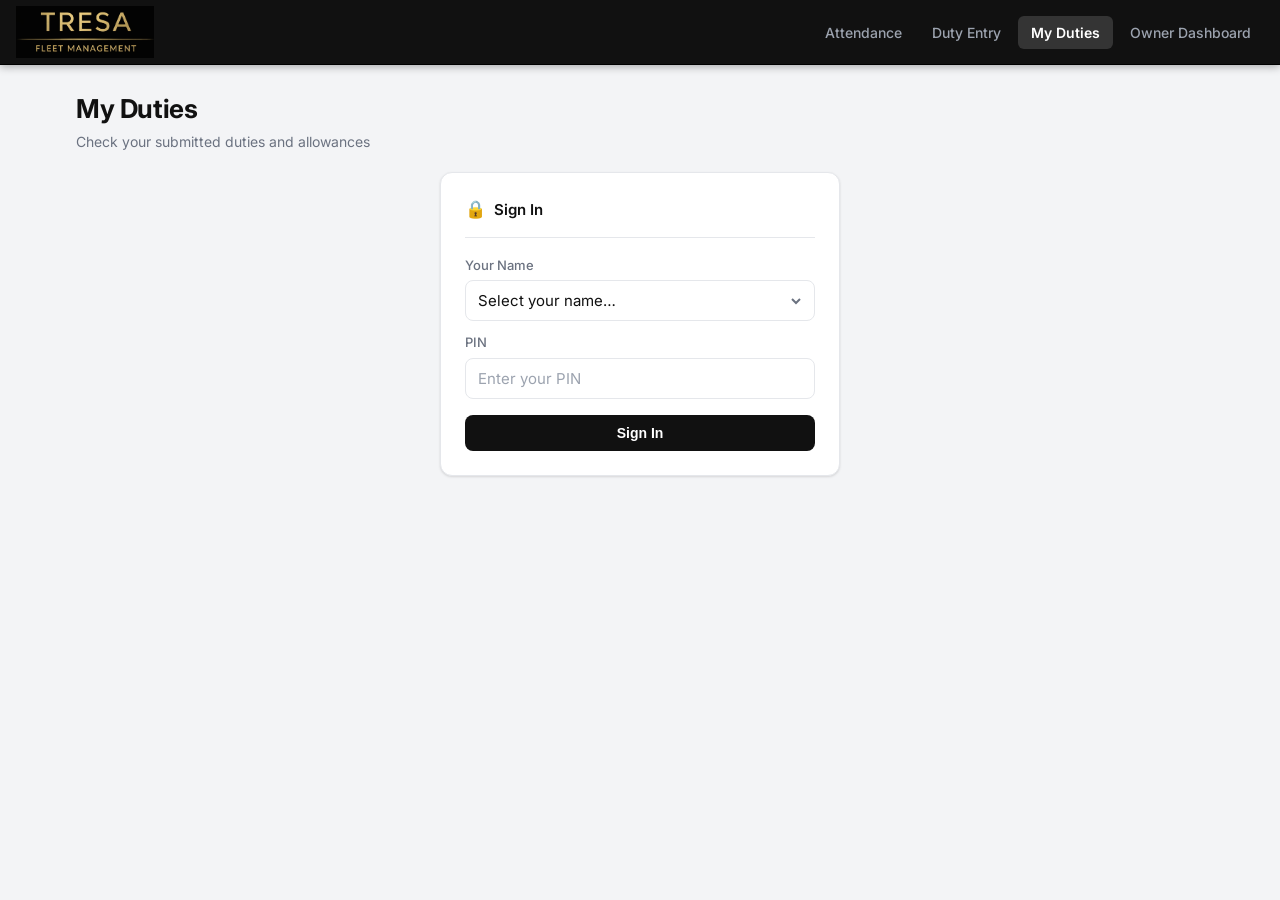
<file: my-duties.html>
<!DOCTYPE html>
<html lang="en">
<head>
  <meta charset="UTF-8">
  <meta name="viewport" content="width=device-width, initial-scale=1.0">
  <title>Tresa – My Duties</title>
  <link rel="stylesheet" href="css/styles.css">
  <link rel="preconnect" href="https://fonts.googleapis.com">
  <link href="https://fonts.googleapis.com/css2?family=Inter:wght@400;500;600;700&display=swap" rel="stylesheet">
</head>
<body>

<header class="app-header">
  <div class="nav-bar">
    <a href="index.html">
      <img src="Branding/Tresa Fleet Logo cropped.png" alt="Tresa Fleet Management" class="brand-logo">
    </a>
    <nav class="nav">
      <a href="attendance.html" class="nav-link">Attendance</a>
      <a href="index.html"      class="nav-link">Duty Entry</a>
      <a href="my-duties.html"  class="nav-link active">My Duties</a>
      <a href="dashboard.html"  class="nav-link">Owner Dashboard</a>
    </nav>
  </div>
</header>

<main class="main">
  <div class="container-wide">

    <div class="page-header">
      <h1>My Duties</h1>
      <p>Check your submitted duties and allowances</p>
    </div>

    <!-- Login card (shown when not authenticated) -->
    <div id="loginCard" class="card" style="max-width:400px;margin:0 auto 24px">
      <div class="section-title"><span class="section-icon">🔒</span> Sign In</div>
      <div class="field">
        <label for="driverPicker">Your Name</label>
        <select id="driverPicker">
          <option value="">Select your name…</option>
        </select>
      </div>
      <div class="field" style="margin-top:12px">
        <label for="pinInput">PIN</label>
        <input type="password" id="pinInput" placeholder="Enter your PIN"
               maxlength="10" inputmode="numeric"
               onkeydown="if(event.key==='Enter') handleLogin()">
      </div>
      <div id="loginError" class="alert alert-error" style="display:none;margin-top:10px">
        ❌ Incorrect PIN. Please try again.
      </div>
      <button class="btn btn-primary" style="width:100%;margin-top:16px" onclick="handleLogin()">
        Sign In
      </button>
    </div>

    <!-- Logged-in bar (shown after auth) -->
    <div id="loggedInBar" style="display:none;margin-bottom:18px">
      <div style="display:flex;align-items:center;justify-content:space-between;flex-wrap:wrap;gap:12px">
        <div style="display:flex;align-items:center;gap:10px">
          <span style="font-weight:600;color:var(--text)">👤 <span id="loggedInName"></span></span>
          <button class="btn" style="padding:4px 12px;font-size:12px" onclick="logout()">Log out</button>
        </div>
        <div class="field" style="margin:0;min-width:160px">
          <input type="month" id="monthFilter" onchange="renderAll()">
        </div>
      </div>
    </div>

    <!-- Loader -->
    <div id="loader" style="display:none;justify-content:center;padding:48px">
      <div style="text-align:center">
        <div class="spinner"></div>
        <p style="color:var(--text-muted)">Loading your duties…</p>
      </div>
    </div>

    <!-- Content (shown after driver selected) -->
    <div id="content" style="display:none">

      <!-- Summary cards -->
      <div class="stats-grid" style="grid-template-columns:repeat(auto-fill,minmax(150px,1fr))">
        <div class="stat-card">
          <div class="stat-label">Duties</div>
          <div class="stat-value" id="sDuties">—</div>
        </div>
        <div class="stat-card">
          <div class="stat-label">Km Driven</div>
          <div class="stat-value" id="sKm">—</div>
        </div>
        <div class="stat-card">
          <div class="stat-label">Expenses</div>
          <div class="stat-value" id="sExp">—</div>
          <div class="stat-sub">Toll, parking, etc.</div>
        </div>
        <div class="stat-card">
          <div class="stat-label">My Allowances</div>
          <div class="stat-value" style="color:var(--success)" id="sAlw">—</div>
          <div class="stat-sub" id="sAlwBreak">OT + Outstation + Sunday</div>
        </div>
      </div>

      <!-- Duties table -->
      <div class="table-wrap">
        <div class="table-head">
          <div>
            <div class="table-title">Duty Log</div>
            <div class="table-count" id="dutyCount"></div>
          </div>
        </div>
        <div class="table-scroll">
          <table>
            <thead>
              <tr>
                <th>Date</th>
                <th>Vehicle</th>
                <th>Vendor</th>
                <th>Duty No.</th>
                <th>Type</th>
                <th>Time</th>
                <th>Km</th>
                <th>Expenses</th>
                <th>My Allowance</th>
                <th>Actions</th>
              </tr>
            </thead>
            <tbody id="myDutiesBody">
              <tr><td colspan="10" class="empty-cell">Select your name to load duties</td></tr>
            </tbody>
          </table>
        </div>
      </div>

    </div><!-- /content -->

  </div>
</main>

<script src="js/config.js"></script>
<script src="js/salary.js"></script>
<script src="js/my-duties.js"></script>
</body>
</html>
</file>
<file: css/styles.css>
/* ── Variables ─────────────────────────────────────────────────── */
:root {
  --primary:       #111111;
  --primary-dark:  #000000;
  --primary-light: rgba(0,0,0,.06);
  --success:       #16a34a;
  --success-light: rgba(22,163,74,.08);
  --error:         #dc2626;
  --error-light:   rgba(220,38,38,.08);
  --warning:       #d97706;
  --warning-light: rgba(217,119,6,.08);
  --text:          #111111;
  --text-muted:    #6b7280;
  --border:        #e5e7eb;
  --bg:            #f3f4f6;
  --card:          #ffffff;
  --shadow:        0 1px 3px rgba(0,0,0,.08), 0 1px 2px rgba(0,0,0,.05);
  --shadow-md:     0 4px 16px rgba(0,0,0,.1),  0 2px 6px rgba(0,0,0,.07);
  --r:             8px;
  --r-lg:          12px;
}

/* ── Reset ─────────────────────────────────────────────────────── */
*, *::before, *::after { box-sizing: border-box; margin: 0; padding: 0; }

body {
  font-family: 'Inter', -apple-system, BlinkMacSystemFont, 'Segoe UI', sans-serif;
  background: var(--bg);
  color: var(--text);
  line-height: 1.5;
  min-height: 100vh;
  font-size: 15px;
}

/* ── Layout ─────────────────────────────────────────────────────── */
.container      { max-width: 820px;  margin: 0 auto; padding: 0 16px; }
.container-wide { max-width: 1160px; margin: 0 auto; padding: 0 16px; }

/* ── Header ─────────────────────────────────────────────────────── */
.app-header {
  background: #111111;
  border-bottom: 1px solid #000;
  position: sticky; top: 0; z-index: 100;
  box-shadow: 0 2px 8px rgba(0,0,0,.3);
}
.invoice-header-img {
  width: 100%; height: auto; display: block;
}
.nav-bar {
  display: flex; justify-content: space-between; align-items: center;
  padding: 6px 16px;
}
.brand-logo {
  height: 52px;
  width: auto;
  display: block;
}

.nav { display: flex; gap: 4px; }
.nav-link {
  color: #9ca3af; text-decoration: none;
  padding: 6px 13px; border-radius: 6px;
  font-size: 14px; font-weight: 500;
  transition: background .15s, color .15s;
}
.nav-link:hover  { color: #ffffff; background: rgba(255,255,255,.1); }
.nav-link.active { color: #ffffff; background: rgba(255,255,255,.15); font-weight: 600; }

/* ── Main ───────────────────────────────────────────────────────── */
.main { padding: 24px 0 56px; }
.page-header { margin-bottom: 20px; }
.page-header h1 {
  font-size: 26px; font-weight: 700; letter-spacing: -.4px;
  color: var(--text);
}
.page-header p { color: var(--text-muted); margin-top: 3px; font-size: 14px; }

/* ── Cards / Sections ───────────────────────────────────────────── */
.card {
  background: var(--card); border-radius: var(--r-lg);
  padding: 24px; box-shadow: var(--shadow);
  border: 1px solid var(--border);
}
.section-title {
  font-size: 15px; font-weight: 600; color: var(--text);
  display: flex; align-items: center; gap: 8px;
  padding-bottom: 14px; margin-bottom: 18px;
  border-bottom: 1px solid var(--border);
}
.section-icon { font-size: 17px; }

/* ── Form grid ──────────────────────────────────────────────────── */
.form-stack { display: flex; flex-direction: column; gap: 18px; }
.grid { display: grid; gap: 14px;
  grid-template-columns: repeat(auto-fill, minmax(200px, 1fr)); }
.grid-2 { grid-template-columns: repeat(2, 1fr); }
.grid-3 { grid-template-columns: repeat(3, 1fr); }

.field { display: flex; flex-direction: column; gap: 5px; }
label  { font-size: 13px; font-weight: 500; color: var(--text-muted); }
.req   { color: var(--error); }

input, select {
  padding: 10px 12px;
  border: 1.5px solid var(--border);
  border-radius: var(--r);
  font-size: 15px; font-family: inherit;
  color: var(--text); background: #ffffff;
  width: 100%;
  transition: border-color .15s, box-shadow .15s;
  -webkit-appearance: none; appearance: none;
}
select {
  background-image: url("data:image/svg+xml,%3Csvg xmlns='http://www.w3.org/2000/svg' width='16' height='16' fill='none' stroke='%236b7280' stroke-width='2'%3E%3Cpolyline points='4 6 8 10 12 6'/%3E%3C/svg%3E");
  background-repeat: no-repeat; background-position: right 10px center;
  padding-right: 34px;
}
input:focus, select:focus {
  outline: none;
  border-color: var(--primary);
  box-shadow: 0 0 0 3px var(--primary-light);
}
input::placeholder { color: #9ca3af; }

/* ── Toggle (Yes / No) ──────────────────────────────────────────── */
.toggle-row   { display: flex; align-items: center; gap: 14px; flex-wrap: wrap; }
.toggle-group { display: flex; border: 1.5px solid var(--border); border-radius: var(--r); overflow: hidden; }
.toggle-btn {
  padding: 9px 22px; border: none; cursor: pointer;
  font-size: 14px; font-weight: 500; color: var(--text-muted);
  background: #ffffff; transition: background .15s, color .15s;
}
.toggle-btn.active { background: var(--primary); color: #ffffff; }
.toggle-btn:hover:not(.active) { background: #f3f4f6; }

/* ── Live summary boxes ──────────────────────────────────────────── */
.info-box {
  border-radius: var(--r); padding: 12px 16px;
  display: flex; gap: 20px; flex-wrap: wrap;
  margin-top: 14px; font-size: 14px;
}
.info-box.blue   { background: rgba(0,0,0,.04);          border: 1px solid rgba(0,0,0,.1); }
.info-box.green  { background: var(--success-light);      border: 1px solid rgba(22,163,74,.2); }
.info-box.yellow { background: var(--warning-light);      border: 1px solid rgba(217,119,6,.2); }

.info-stat  { display: flex; flex-direction: column; gap: 1px; }
.info-label { font-size: 12px; font-weight: 500; color: var(--text-muted); text-transform: uppercase; letter-spacing: .04em; }
.info-value { font-size: 18px; font-weight: 700; color: var(--text); }
.info-box.green .info-value  { color: var(--success); }
.info-box.yellow .info-value { color: var(--warning); }

.ot-preview {
  margin-top: 14px; border-radius: var(--r);
  padding: 14px 16px; background: var(--success-light);
  border: 1px solid rgba(22,163,74,.2);
  font-size: 14px; line-height: 1.7;
}
.ot-preview strong { font-weight: 600; }
.ot-preview .ot-total {
  font-size: 16px; font-weight: 700; color: var(--success);
  margin-top: 6px; padding-top: 6px; border-top: 1px solid rgba(22,163,74,.2);
}

/* ── Expenses total ──────────────────────────────────────────────── */
.exp-total {
  text-align: right; font-size: 15px;
  color: var(--text-muted); margin-top: 14px;
}
.exp-total strong { color: var(--text); font-size: 20px; margin-left: 6px; }

/* ── Buttons ─────────────────────────────────────────────────────── */
.btn {
  display: inline-flex; align-items: center; justify-content: center; gap: 6px;
  padding: 10px 20px; border: none; border-radius: var(--r);
  font-size: 14px; font-weight: 600; cursor: pointer;
  transition: background .15s, opacity .15s; text-decoration: none;
}
.btn-primary { background: var(--primary); color: #ffffff; }
.btn-primary:hover { background: var(--primary-dark); }
.btn-outline {
  background: transparent; color: var(--text-muted);
  border: 1.5px solid var(--border);
}
.btn-outline:hover { border-color: var(--primary); color: var(--primary); }
.btn-lg { padding: 13px 28px; font-size: 16px; width: 100%; }
.btn:disabled { opacity: .45; cursor: not-allowed; }

/* ── Alerts ──────────────────────────────────────────────────────── */
.alert {
  padding: 14px 18px; border-radius: var(--r);
  font-size: 14px; font-weight: 500; margin-top: 14px;
}
.alert-success { background: var(--success-light); color: var(--success); border: 1px solid rgba(22,163,74,.25); }
.alert-error   { background: var(--error-light);   color: var(--error);   border: 1px solid rgba(220,38,38,.2); }
.alert-warn    { background: var(--warning-light);  color: var(--warning); border: 1px solid rgba(217,119,6,.2); }

/* ── Dashboard stats grid ────────────────────────────────────────── */
.stats-grid { display: grid; gap: 14px; grid-template-columns: repeat(auto-fill, minmax(170px, 1fr)); margin-bottom: 20px; }
.stat-card {
  background: var(--card); border-radius: var(--r-lg);
  padding: 18px 20px; box-shadow: var(--shadow); border: 1px solid var(--border);
}
.stat-label { font-size: 12px; font-weight: 500; color: var(--text-muted); text-transform: uppercase; letter-spacing: .05em; }
.stat-value { font-size: 26px; font-weight: 700; letter-spacing: -1px; margin-top: 4px; color: var(--text); }
.stat-sub   { font-size: 12px; color: var(--text-muted); margin-top: 2px; }

/* ── Filter bar ──────────────────────────────────────────────────── */
.filter-bar {
  background: var(--card); border-radius: var(--r-lg);
  padding: 14px 18px; box-shadow: var(--shadow);
  border: 1px solid var(--border); margin-bottom: 18px;
  display: flex; flex-wrap: wrap; gap: 12px; align-items: flex-end;
}
.filter-field { display: flex; flex-direction: column; gap: 4px; flex: 1; min-width: 130px; }
.filter-field label { font-size: 11px; text-transform: uppercase; letter-spacing: .05em; color: var(--text-muted); font-weight: 600; }
.filter-field input, .filter-field select { font-size: 14px; padding: 7px 10px; }

/* ── Tabs ────────────────────────────────────────────────────────── */
.tabs {
  display: flex; gap: 4px; background: var(--card);
  padding: 5px; border-radius: var(--r-lg);
  box-shadow: var(--shadow); border: 1px solid var(--border);
  margin-bottom: 18px; flex-wrap: wrap;
}
.tab {
  flex: 1; min-width: 90px; padding: 8px 14px;
  border: none; background: transparent; border-radius: var(--r);
  font-size: 14px; font-weight: 500; cursor: pointer;
  color: var(--text-muted); transition: background .15s, color .15s;
}
.tab:hover  { color: var(--primary); background: var(--primary-light); }
.tab.active { background: var(--primary); color: #ffffff; font-weight: 700; }
.tab-panel  { display: none; }
.tab-panel.active { display: block; }

/* ── Table ───────────────────────────────────────────────────────── */
.table-wrap {
  background: var(--card); border-radius: var(--r-lg);
  box-shadow: var(--shadow); border: 1px solid var(--border); overflow: hidden;
}
.table-head {
  display: flex; align-items: center; justify-content: space-between;
  padding: 14px 18px; border-bottom: 1px solid var(--border); flex-wrap: wrap; gap: 8px;
}
.table-title { font-size: 15px; font-weight: 600; color: var(--text); }
.table-count { font-size: 13px; color: var(--text-muted); }
.table-scroll { overflow-x: auto; }
table { width: 100%; border-collapse: collapse; font-size: 13px; }
th {
  background: #f3f4f6; padding: 9px 14px; text-align: left;
  font-size: 11px; font-weight: 600; text-transform: uppercase;
  letter-spacing: .05em; color: var(--text-muted);
  border-bottom: 1px solid var(--border); white-space: nowrap;
}
td { padding: 11px 14px; border-bottom: 1px solid var(--border); vertical-align: middle; color: var(--text); }
tr:last-child td { border-bottom: none; }
tr:hover td { background: #f9fafb; }

/* ── Badges ──────────────────────────────────────────────────────── */
.badge {
  display: inline-block; padding: 3px 8px;
  border-radius: 9999px; font-size: 11px; font-weight: 600; white-space: nowrap;
}
.badge-blue   { background: #f3f4f6;              color: #111111; }
.badge-green  { background: var(--success-light);  color: var(--success); }
.badge-yellow { background: var(--warning-light);  color: var(--warning); }
.badge-red    { background: var(--error-light);    color: var(--error); }

/* ── Driver cards ────────────────────────────────────────────────── */
.driver-cards { display: grid; gap: 14px; grid-template-columns: repeat(auto-fill, minmax(230px, 1fr)); margin-bottom: 20px; }
.driver-card {
  background: var(--card); border-radius: var(--r-lg);
  padding: 18px 20px; box-shadow: var(--shadow); border: 1px solid var(--border);
}
.driver-name { font-size: 15px; font-weight: 600; margin-bottom: 12px; display: flex; align-items: center; gap: 8px; color: var(--text); }
.driver-name::before { content: ''; width: 8px; height: 8px; background: var(--primary); border-radius: 50%; flex-shrink: 0; }
.drow { display: flex; justify-content: space-between; align-items: center; padding: 5px 0; border-bottom: 1px solid var(--border); font-size: 13px; }
.drow:last-child { border-bottom: none; }
.drow .lbl { color: var(--text-muted); }
.drow .val { font-weight: 600; color: var(--text); }

/* ── Salary report table ─────────────────────────────────────────── */
.salary-row-total { font-weight: 700; background: #f3f4f6; color: var(--text); }

/* ── Edit modal grids ────────────────────────────────────────────── */
.modal-grid-2    { display: grid; grid-template-columns: 1fr 1fr;        gap: 12px; margin-bottom: 12px; }
.modal-grid-3    { display: grid; grid-template-columns: 1fr 1fr 1fr;    gap: 12px; margin-bottom: 12px; }
.modal-grid-5    { display: grid; grid-template-columns: repeat(5, 1fr); gap: 10px; margin-bottom: 12px; }
.modal-fuel-grid { grid-template-columns: 1fr 1fr 1fr; gap: 12px; margin-top: 10px; }

@media (max-width: 600px) {
  .modal-grid-2    { grid-template-columns: 1fr; }
  .modal-grid-3    { grid-template-columns: 1fr 1fr; }
  .modal-grid-5    { grid-template-columns: 1fr 1fr; }
  .modal-fuel-grid { grid-template-columns: 1fr 1fr; }
}

/* ── Loading / empty ─────────────────────────────────────────────── */
.loading-cell, .empty-cell { padding: 48px; text-align: center; color: var(--text-muted); }
.spinner {
  width: 30px; height: 30px; border-radius: 50%;
  border: 3px solid var(--border); border-top-color: var(--primary);
  animation: spin .7s linear infinite; margin: 0 auto 12px;
}
@keyframes spin { to { transform: rotate(360deg); } }
.empty-icon { font-size: 40px; margin-bottom: 10px; }

/* ── Success allowance summary ───────────────────────────────────── */
.success-allowance {
  background: var(--success-light); border: 1px solid rgba(22,163,74,.2);
  border-radius: var(--r-lg); padding: 16px 20px;
  max-width: 340px; margin: 0 auto; text-align: left;
}
.sum-label {
  font-size: 12px; font-weight: 600; text-transform: uppercase;
  letter-spacing: .05em; color: var(--success); margin-bottom: 10px;
}
.sum-row {
  display: flex; justify-content: space-between; align-items: center;
  font-size: 14px; padding: 4px 0; border-bottom: 1px solid rgba(22,163,74,.15);
  color: var(--text);
}
.sum-row:last-of-type { border-bottom: none; }
.sum-note { font-size: 12px; color: var(--text-muted); padding: 2px 0 6px; }
.sum-total {
  display: flex; justify-content: space-between; align-items: center;
  font-size: 16px; font-weight: 700; color: var(--success);
  margin-top: 8px; padding-top: 8px; border-top: 2px solid rgba(22,163,74,.3);
}

/* ── Password screen ─────────────────────────────────────────────── */
.pw-screen {
  min-height: 100vh; display: flex;
  align-items: center; justify-content: center; background: var(--bg);
}
.pw-card {
  background: var(--card); border-radius: var(--r-lg);
  padding: 40px 36px; box-shadow: var(--shadow-md);
  border: 1px solid var(--border); width: 100%; max-width: 360px; text-align: center;
}
.pw-card h2 { font-size: 22px; font-weight: 700; margin-bottom: 6px; color: var(--text); }
.pw-card p  { color: var(--text-muted); margin-bottom: 22px; font-size: 14px; }

/* ── Responsive ──────────────────────────────────────────────────── */
@media (max-width: 600px) {
  .grid   { grid-template-columns: 1fr; }
  .grid-2 { grid-template-columns: repeat(2, 1fr); }
  .grid-3 { grid-template-columns: repeat(2, 1fr); }
  .stats-grid { grid-template-columns: repeat(2, 1fr); }
  .page-header h1 { font-size: 22px; }
  .driver-cards { grid-template-columns: 1fr; }
  .filter-bar { flex-direction: column; }
  .filter-field { width: 100%; }
  .tabs { gap: 2px; }
  .tab  { font-size: 13px; padding: 7px 8px; }

  /* Sticky submit bar */
  .submit-bar {
    position: sticky;
    bottom: 0;
    margin: 0 -16px;
    padding: 12px 16px 20px;
    background: var(--bg);
    box-shadow: 0 -4px 12px rgba(0,0,0,.08);
    z-index: 50;
  }

  /* Nav: stack logo + links vertically, scroll links horizontally */
  .nav-bar {
    flex-direction: column;
    align-items: flex-start;
    padding: 8px 12px;
    gap: 6px;
  }
  .brand-logo { height: 40px; }
  .nav {
    width: 100%;
    overflow-x: auto;
    -webkit-overflow-scrolling: touch;
    padding-bottom: 2px;
    scrollbar-width: none;
  }
  .nav::-webkit-scrollbar { display: none; }
  .nav-link {
    white-space: nowrap;
    font-size: 13px;
    padding: 5px 10px;
  }
}
</file>
